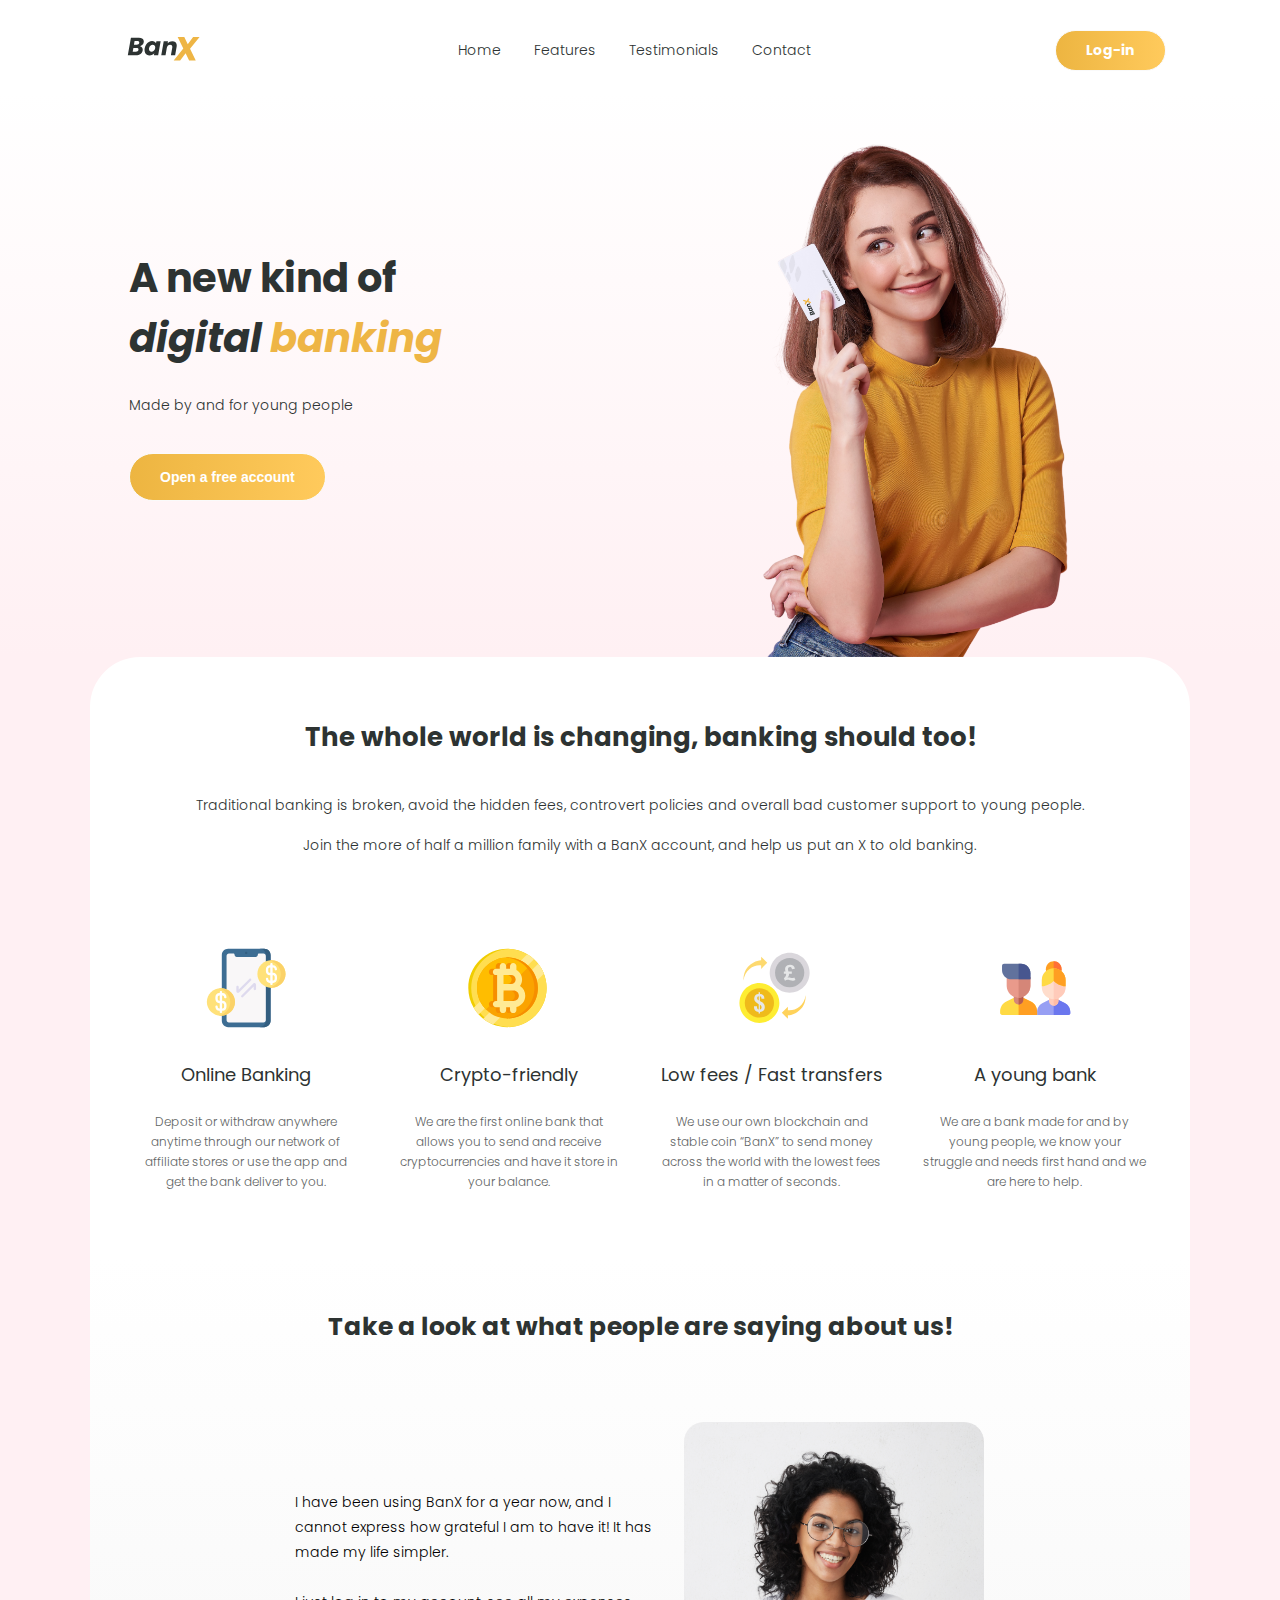
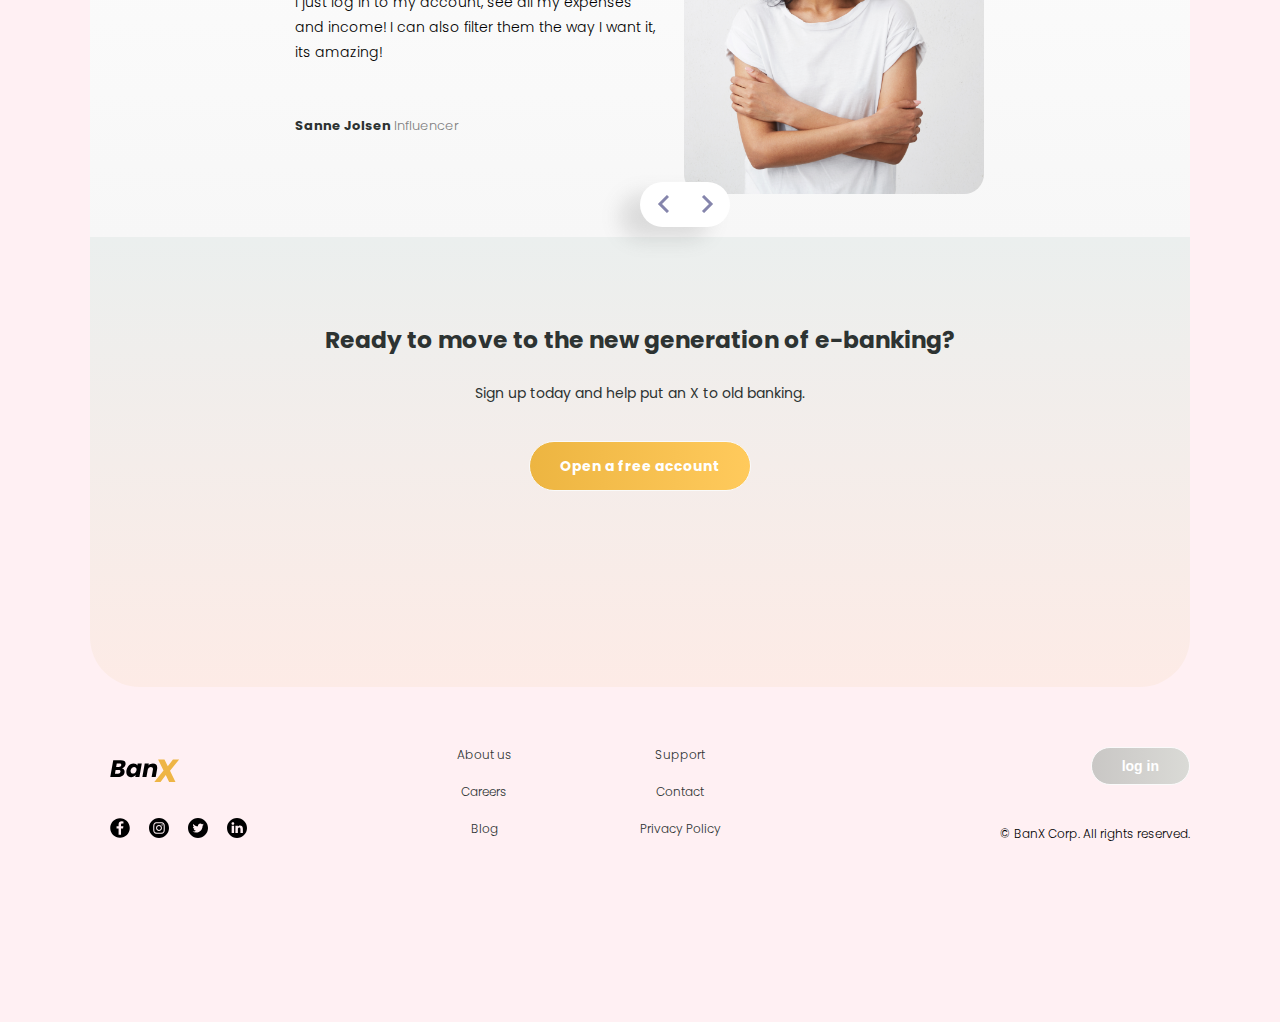
<file: index.html>
<!DOCTYPE html>
<html lang="en">

<head>
    <meta charset="UTF-8">
    <meta http-equiv="X-UA-Compatible" content="IE=edge">
    <meta name="viewport" content="width=device-width, initial-scale=1.0">
    <link rel="shortcut icon" type="image/png" href="/img/logohead.jpg" />


    <link rel="preconnect" href="https://fonts.gstatic.com">
    <link rel="preconnect" href="https://fonts.gstatic.com">
    <link href="https://fonts.googleapis.com/css2?family=Poppins:ital,wght@0,300;0,400;0,500;0,700;1,700&display=swap"
        rel="stylesheet">
    <link rel="stylesheet" href="/app/scss/style.css">
    <title>BanX</title>
</head>

<body>
    <header class="header">
        <div class="overlay contains-fade" id="overlay"></div>

        <nav class="container container--pall flex flex-jc-sb flex-ai-c">
            <a class="header__logo" href="/">
                <img src="/img/logo.svg" alt="NyBank logo"></a>
            <a class="header__toggle hide-for-desktop" id="hamburger" href="#">
                <span></span>
                <span></span>
                <span></span>
            </a>

            <div class="header__links hide-for-mobile">
                <a href="#home">Home</a>
                <a href="#features">Features</a>
                <a href="#testimonials">Testimonials</a>
                <a href="#footer">Contact</a>
            </div>

            <a href="/app.html" class="button hide-for-mobile">Log-in</a>
        </nav>
        <div class="header__menu contains-fade">
            <a href="#home">Home</a>
            <a href="#features">Features</a>
            <a href="#testimonials">Testimonials</a>
            <a href="#footer">Contact</a>
        </div>
    </header>

    <section class="hero" id="home">
        <div class="container">
            <div class="hero__content container--pall">
                <h1>A new kind of<Br> <span class="hero__content--text-one">digital</span> <span
                        class="hero__content--text-two">banking</span> </h1>
                <p>Made by and for young people</p>
                <button type="button" class="hero__cta">Open a free account</button>
            </div>
            <div class="hero__image container"></div>
        </div>

    </section>
    <section class="features" id="features">
        <div class="features__content container container--pall">
            <div class="features__intro">
                <h2>The whole world is changing, banking should too!</h2>
                <div class="features__intro--one">
                    <p>Traditional banking is broken, avoid the hidden fees, controvert policies and overall bad
                        customer
                        support to young people.
                    </p>
                </div>
                <div class="features__intro--two">
                    <p>
                        Join the more of half a million family with a BanX account, and help us put an X to old
                        banking.
                    </p>
                </div>
            </div>
            <div class="features__grid">

                <div class="features__item">
                    <div class="features__icon">
                        <img src="/img/bank.svg" alt="Online banking feature">
                    </div>
                    <div class="features__title">
                        Online Banking
                    </div>
                    <div class="features__description">
                        Deposit or withdraw anywhere anytime through our network of affiliate stores or use the app and
                        get the bank deliver to you.
                    </div>
                </div>

                <div class="features__item">
                    <div class="features__icon">
                        <img src="/img/bitcoin.svg" alt="Online banking feature">
                    </div>
                    <div class="features__title">
                        Crypto-friendly
                    </div>
                    <div class="features__description">
                        We are the first online bank that allows you to send and receive cryptocurrencies and have it
                        store in your balance.
                    </div>
                </div>

                <div class="features__item">
                    <div class="features__icon">
                        <img src="/img/moneyTransfer.svg" alt="Online banking feature">
                    </div>
                    <div class="features__title">
                        Low fees / Fast transfers
                    </div>
                    <div class="features__description">
                        We use our own blockchain and stable coin “BanX” to send money across the world with the lowest
                        fees in a matter of seconds.
                    </div>
                </div>

                <div class="features__item">
                    <div class="features__icon">
                        <img src="/img/us.svg" alt="Online banking feature">
                    </div>
                    <div class="features__title">
                        A young bank
                    </div>
                    <div class="features__description">
                        We are a bank made for and by young people, we know your struggle and needs first hand and we
                        are here to help.
                    </div>
                </div>

            </div>
        </div>

    </section>

    <section class="testimonials" id="testimonials">
        <div class="container bg">
            <h2 class="testimonials__title">Take a look at what people are saying about us!</h2>

            <div class="testimonials__container">

                <div class="testimonials__slider">
                    <div class="testimonials__slide slide-1">
                        <div class="slide__text">
                            <p class="text">I have been using BanX for a year now, and I cannot express how grateful I
                                am to have it! It has made my life simpler.<br><br> I just log in to my account, see all
                                my
                                expenses and income! I can also filter them the way I want it, its amazing!</p>
                            <p class="author"> Sanne Jolsen <span> Influencer</span></p>
                        </div>
                        <div class="slide__img">
                            <img src="/img/testimonial1.png" alt="girl">
                        </div>
                    </div>

                    <div class="testimonials__slide slide-2">
                        <div class="slide__text">
                            <p class="text">Where to start? BanX has helped me in ways I cannot describe! First of all
                                it's easy to use, then it's all the features!<br><br> I honestly don't see myself using
                                any other bank than Banx! It helps me and my job work seamlessly together.</p>
                            <p class="author"> Mikael Aetole<span> Freelancer</span></p>
                        </div>
                        <div class="slide__img">
                            <img src="/img/testimonial2.png" alt="girl">
                        </div>
                    </div>

                    <div class="testimonials__slide slide-3">
                        <div class="slide__text">
                            <p class="text">When we decided to get married, we knew we needed to have a shared account,
                                but opening one is so complicated!<br><br> We heard about Banx from a friend and we
                                couldn't be happier! It only took us a few minutes to open the account! amazing.</p>
                            <p class="author"> Henda Lorsen & Kristo Ponti <span> Married couple</span></p>
                        </div>
                        <div class="slide__img">
                            <img src="/img/testimonial3.png" alt="girl">
                        </div>
                    </div>
                    <div class="buttons">
                        <div class="next"></div>
                        <div class="prev"></div>
                    </div>
                </div>
            </div>
        </div>
    </section>

    <section class="cta">

        <div class="cta__container container">
            <div class="cta__title">
                <h3>
                    Ready to move to the new generation of e-banking?
                </h3>
                <p>
                    Sign up today and help put an X to old banking.
                </p>
            </div>
            <div class="cta__button ">
                <a href="#" type="button" class="button hero__cta">Open a free account</a>
            </div>
        </div>

    </section>

    <section class="modal">
        <div class="modal__container">
            <h3>Woops! Our sign-up list is full for now!</h3>
            <p class="text--1">Please try again later!</p>
            <p class="text--2">In case you have an account with us, follow this link to log-in!</p>
            <a href="/app.html" class="button">Log-in</a>
            <span class="modal__container--close">X</span>
        </div>
    </section>

    <footer class="footer" id="footer">
        <div class="container">
            <a class="footer__logo" href="#">
                <img src="/img/logoFooter.svg" alt="">
            </a>
            <div class="footer__social">
                <a href="#">
                    <img src="/img/facebook.svg" alt="Facebook">
                </a>

                <a href="#">
                    <img src="/img/instagram.svg" alt="instagram">
                </a>

                <a href="#">
                    <img src="/img/twitter.svg" alt="twitter">
                </a>

                <a href="#">
                    <img src="/img/linkedin.svg" alt="linkedin">
                </a>


            </div>

            <div class="footer__links one">
                <a href="#">About us</a>
                <a href="#">Careers</a>
                <a href="#">Blog</a>
            </div>

            <div class="footer__links two">
                <a href="#">Support</a>
                <a href="#">Contact</a>
                <a href="#">Privacy Policy</a>
            </div>

            <div class="footer__cta">
                <button>log in</button>
            </div>
            <div class="footer__copyright">
                &#169; BanX Corp. All rights reserved.
            </div>
        </div>
    </footer>
    <script src="/app/js/script.js"></script>
</body>

</html>
</file>
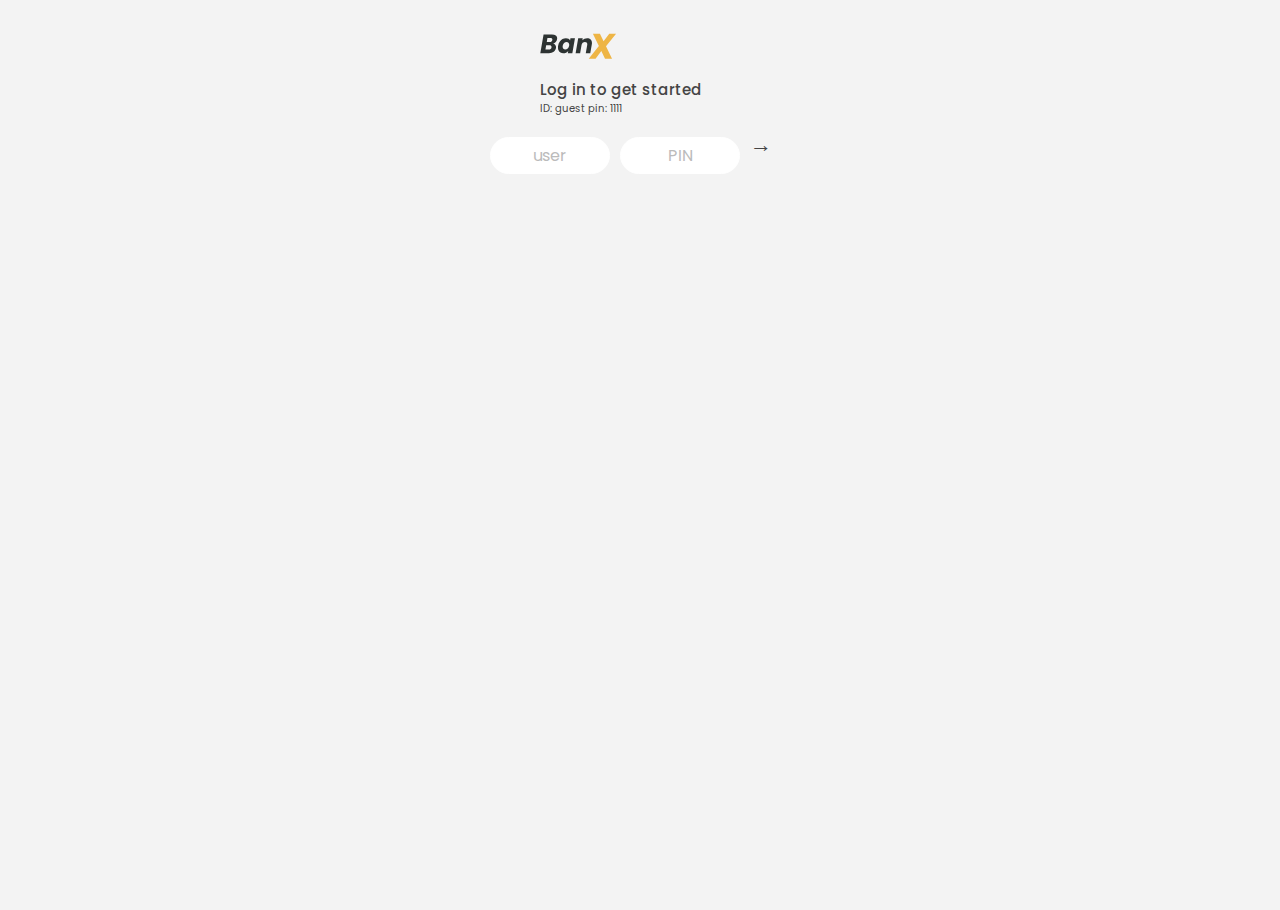
<file: app.html>
<!DOCTYPE html>
<html lang="en">

<head>
    <meta charset="UTF-8" />
    <meta name="viewport" content="width=device-width, initial-scale=1.0" />
    <meta http-equiv="X-UA-Compatible" content="ie=edge" />
    <link rel="shortcut icon" type="image/png" href="/img/logohead.jpg" />

    <link href="https://fonts.googleapis.com/css?family=Poppins:400,500,600&display=swap" rel="stylesheet" />

    <link rel="stylesheet" href="/ebanX/styles/style.css" />
    <title>BanX</title>
</head>

<body>
    <!-- Log-in Interface -->
    <nav>
        <a href="./index.html">
            <img src="/img/logo.svg" alt="Logo" class="logo" />
        </a>

        <p class="welcome">Log in to get started<br><p class="welcome__clue">ID: guest pin: 1111</p></p>
        <form class="login">
            <input type="text" placeholder="user" class="login__input login__input--user" />
            <!-- password -->
            <input type="text" placeholder="PIN" maxlength="4" class="login__input login__input--pin" />
            <button class="login__btn">&rarr;</button>
        </form>
    </nav>

    <main class="app">
        <!-- Balance-->
        <div class="balance">
            <div>
                <p class="balance__label">Current balance</p>
                <p class="balance__date">
                    As of <span class="date">14/02/2021</span>
                </p>
            </div>
            <p class="balance__value">0000 EUR</p>
        </div>

        <!-- Movements -->
        <div class="movements">
            <div class="movements__row">
                <div class="movements__type movements__type--deposit">2 deposit</div>
                <div class="movements__date">4 days ago</div>
                <div class="movements__value">1 000€</div>
            </div>
            <div class="movements__row">
                <div class="movements__type movements__type--withdrawal">
                    1 withdraw
                </div>
                <div class="movements__date">11/01/2021</div>
                <div class="movements__value">-250€</div>
            </div>
        </div>

        <!-- Summary -->
        <div class="summary">
            <p class="summary__label">In</p>
            <p class="summary__value summary__value--in">0000€</p>
            <p class="summary__label">Out</p>
            <p class="summary__value summary__value--out">0000€</p>
            <p class="summary__label">Interest</p>
            <p class="summary__value summary__value--interest">0000€</p>
            <button class="btn--sort">&downarrow; SORT</button>
        </div>


        <!-- Loans -->
        <div class="operation operation--loan">
            <h2>Request loan</h2>
            <form class="form form--loan">
                <input type="text" class="form__input form__input--loan-amount" />
                <button class="form__btn form__btn--loan">&rarr;</button>
                <label class="form__label form__label--loan">Amount</label>
            </form>
        </div>


        <!-- Transfers-->
        <div class="operation operation--transfer">
            <h2>Transfer money</h2>
            <form class="form form--transfer">
                <input type="text" class="form__input form__input--to" />
                <input type="text" class="form__input form__input--amount" />
                <button class="form__btn form__btn--transfer">&rarr;</button>
                <label class="form__label">Transfer to</label>
                <label class="form__label">Amount</label>
            </form>
        </div>



        <!-- close -->
        <div class="operation operation--close">
            <h2>Close account</h2>
            <form class="form form--close">
                <input type="text" class="form__input form__input--user" />
                <input type="password" maxlength="6" class="form__input form__input--pin" />
                <button class="form__btn form__btn--close">&rarr;</button>
                <label class="form__label">Confirm user</label>
                <label class="form__label">Confirm PIN</label>
            </form>
        </div>

        <!-- Log-out timer -->
        <p class="logout-timer">
            For security reasons, you will be logged out in <span class="timer">05:00</span>
        </p>
    </main>

    <script src="/ebanX/script.js"></script>
</body>

</html>
</file>
<file: app/scss/style.css>
@-webkit-keyframes fade-in {
  from {
    visibility: hidden;
    opacity: 0;
  }
  1% {
    visibility: visible;
    opacity: 0;
  }
  to {
    visibility: visible;
    opacity: 1;
  }
}

@keyframes fade-in {
  from {
    visibility: hidden;
    opacity: 0;
  }
  1% {
    visibility: visible;
    opacity: 0;
  }
  to {
    visibility: visible;
    opacity: 1;
  }
}

.contains-fade {
  visibility: hidden;
}

.fade-in {
  -webkit-animation: fade-in 250ms ease-in-out forwards;
          animation: fade-in 250ms ease-in-out forwards;
}

@-webkit-keyframes fade-out {
  from {
    visibility: visible;
    opacity: 1;
  }
  99% {
    visibility: visible;
    opacity: 0;
  }
  to {
    visibility: hidden;
    opacity: 0;
  }
}

@keyframes fade-out {
  from {
    visibility: visible;
    opacity: 1;
  }
  99% {
    visibility: visible;
    opacity: 0;
  }
  to {
    visibility: hidden;
    opacity: 0;
  }
}

.fade-out {
  -webkit-animation: fade-out 250ms ease-in-out forwards;
          animation: fade-out 250ms ease-in-out forwards;
}

html {
  font-size: 62.5%;
  -webkit-box-sizing: border-box;
          box-sizing: border-box;
  scroll-behavior: smooth;
}

*, *::before, *::after {
  -webkit-box-sizing: inherit;
          box-sizing: inherit;
}

header {
  position: -webkit-sticky;
  position: sticky;
}

body {
  background-color: #FFF0F3;
  margin: 0;
  padding: 0;
  font-family: 'Poppins', sans-serif;
  line-height: 1.3;
  color: #D7D6D6;
  font-weight: 300;
}

body.noScroll {
  overflow: hidden;
}

h1, h2, h3 {
  margin-top: 0;
  font-weight: bold;
  line-height: 1.5em;
  color: #2D3332;
}

h1 {
  font-size: 3rem;
  margin-bottom: 2.5rem;
}

@media (min-width: 64em) {
  h1 {
    font-size: 4rem;
  }
}

@media (min-width: 87.5em) {
  h1 {
    font-size: 5.4rem;
  }
}

h2 {
  font-size: 2.8rem;
  margin-bottom: 2.5rem;
}

@media (min-width: 64em) {
  h2 {
    font-size: 3rem;
    margin-bottom: 3.6rem;
  }
}

p {
  font-size: 1.4rem;
  line-height: 2.5rem;
  font-weight: regular;
  margin-bottom: 3.5rem;
  color: #2D3332;
}

@media (min-width: 87.5em) {
  p {
    font-size: 1.8rem;
  }
}

a, a:visited, a:hover {
  text-decoration: none;
}

.container {
  max-width: 110rem;
  margin: 0 auto;
}

@media (min-width: 87.5em) {
  .container {
    max-width: 140rem;
  }
}

.container--pall {
  padding-top: 3.6rem;
  padding-bottom: 3.6rem;
  padding-right: 2.4rem;
  padding-left: 2.4rem;
}

.container--py {
  padding-top: 3.6rem;
  padding-bottom: 3.6rem;
}

.container--px {
  padding-right: 2.4rem;
  padding-left: 2.4rem;
}

.container--pt {
  padding-top: 3.6rem;
}

.container--pr {
  padding-right: 2.4rem;
}

.container--pb {
  padding-bottom: 3.6rem;
}

.container--pl {
  padding-left: 2.4rem;
}

.flex {
  display: -webkit-box;
  display: -ms-flexbox;
  display: flex;
}

.flex-jc-sb {
  -webkit-box-pack: justify;
      -ms-flex-pack: justify;
          justify-content: space-between;
}

.flex-jc-c {
  -webkit-box-pack: center;
      -ms-flex-pack: center;
          justify-content: center;
}

.flex-ai-c {
  -webkit-box-align: center;
      -ms-flex-align: center;
          align-items: center;
}

button,
.button {
  display: inline-block;
  padding: 1rem 3rem;
  background: -webkit-gradient(linear, left top, right top, from(#EDB541), to(#FFCA5C));
  background: linear-gradient(90deg, #EDB541 0%, #FFCA5C 100%);
  border: 1px solid #FAFAFA;
  border-radius: 5rem;
  cursor: pointer;
  font-size: 1.4rem;
  color: #FFF;
  font-weight: bold;
  -webkit-transition: opacity 300ms ease-in-out;
  transition: opacity 300ms ease-in-out;
  outline: invert;
}

button.hero__cta,
.button.hero__cta {
  padding: 1.5rem 3rem;
}

button:hover,
.button:hover {
  opacity: 0.5;
}

@media (max-width: 63.9375em) {
  .hide-for-mobile {
    display: none;
  }
}

@media (min-width: 64em) {
  .hide-for-desktop {
    display: none;
  }
}

.header {
  position: -webkit-sticky;
  position: sticky;
  top: 0;
  z-index: 10;
  background-color: white;
}

.header.open .overlay {
  display: block;
}

.header.open .header__toggle > span:first-child {
  -webkit-transform: rotate(45deg);
          transform: rotate(45deg);
}

.header.open .header__toggle > span:nth-child(2) {
  opacity: 0;
}

.header.open .header__toggle > span:last-child {
  -webkit-transform: rotate(-45deg);
          transform: rotate(-45deg);
}

.header__menu {
  position: absolute;
  margin-top: 1.5rem;
  width: calc(100% - 5rem);
  left: 50%;
  -webkit-transform: translateX(-50%);
          transform: translateX(-50%);
  background: #FFF;
  padding: 2.5rem;
  border-radius: 1rem;
}

.header__menu a {
  display: block;
  text-align: center;
  color: #2D3332;
  font-size: 1.4rem;
  padding: 1rem;
}

.header .overlay {
  opacity: 0;
  position: fixed;
  height: 100vh;
  top: 0;
  right: 0;
  left: 0;
  right: 0;
  background-image: -webkit-gradient(linear, left top, left bottom, from(#FFE7B8), to(transparent));
  background-image: linear-gradient(#FFE7B8, transparent);
}

.header nav {
  position: relative;
  background-color: #FFF;
  padding-top: 2.4rem;
  padding-bottom: 1.5rem;
}

.header__logo img {
  width: 10rem;
  height: 5rem;
}

.header__toggle > span {
  display: block;
  width: 2.5rem;
  height: 0.2rem;
  background-color: #EEB545;
  -webkit-transition: all 300ms ease-in-out;
  transition: all 300ms ease-in-out;
  -webkit-transform-origin: 0.4rem 0.15rem;
          transform-origin: 0.4rem 0.15rem;
}

.header__toggle > span:not(:last-child) {
  margin-bottom: 0.4rem;
}

.header__links a {
  position: relative;
  font-size: 1.4rem;
  color: #2D3332;
  -webkit-transition: color 400ms ease-in-out;
  transition: color 400ms ease-in-out;
}

.header__links a:not(:last-child) {
  margin-right: 3rem;
}

.header__links a::before {
  content: " ";
  display: block;
  position: absolute;
  height: 0.3rem;
  left: 0;
  right: 0;
  bottom: -3rem;
  background: #EEB545;
  opacity: 0;
  -webkit-transition: opacity 400ms ease-in-out;
  transition: opacity 400ms ease-in-out;
}

.header__links a:hover {
  color: #EEB545;
}

.header__links a:hover::before {
  opacity: 1;
}

.hero {
  background: -webkit-gradient(linear, left top, left bottom, from(#FFFFFF), to(#FFF0F3));
  background: linear-gradient(180deg, #FFFFFF 0%, #FFF0F3 100%);
}

@media (min-width: 64em) {
  .hero .container {
    display: -webkit-box;
    display: -ms-flexbox;
    display: flex;
    -webkit-box-align: center;
        -ms-flex-align: center;
            align-items: center;
  }
}

.hero__image {
  position: relative;
  height: 40rem;
  background-size: cover;
  background-repeat: no-repeat;
  background-position: center center;
  margin-left: 8rem;
  margin-top: -1rem;
}

@media (min-width: 64em) {
  .hero__image {
    -webkit-box-flex: 2;
        -ms-flex: 2;
            flex: 2;
    height: 57.5rem;
  }
}

@media (min-width: 87.5em) {
  .hero__image {
    height: 91.4vh;
  }
}

.hero__image::after {
  content: "";
  position: absolute;
  width: 100%;
  height: 100%;
  margin-left: -2rem;
  background-image: url("/img/mainimg.png");
  background-repeat: no-repeat;
  background-position: center bottom;
  background-size: 85%;
}

@media (min-width: 64em) {
  .hero__image::after {
    min-height: 40rem;
    background-size: 55%;
    margin-left: 5rem;
  }
}

@media (min-width: 87.5em) {
  .hero__image::after {
    background-size: 60%;
    margin-left: 5rem;
  }
}

.hero__content {
  text-align: center;
}

@media (min-width: 64em) {
  .hero__content {
    -webkit-box-flex: 1;
        -ms-flex: 1;
            flex: 1;
    -webkit-box-align: center;
        -ms-flex-align: center;
            align-items: center;
    margin-left: 1.5rem;
    text-align: start;
  }
}

@media (min-width: 87.5em) {
  .hero__content {
    margin-left: 0;
  }
}

.hero__content--text-one {
  font-style: italic;
}

.hero__content--text-two {
  font-style: italic;
  color: #EEB545;
}

.features {
  border-radius: 3rem;
  text-align: center;
}

.features__content {
  background-color: white;
  border-radius: 5rem 5rem 0 0;
}

.features__intro {
  text-align: center;
  margin: 2.5rem;
}

@media (min-width: 64em) {
  .features__intro {
    text-align: center;
    margin-bottom: 6rem;
  }
}

.features__intro--two {
  margin-top: -2rem;
}

@media (max-width: 87.4375em) {
  .features__intro > h2 {
    font-size: 2.6rem;
  }
}

@media (min-width: 40em) {
  .features__grid {
    display: -webkit-box;
    display: -ms-flexbox;
    display: flex;
    -ms-flex-wrap: wrap;
        flex-wrap: wrap;
    margin-top: 7rem;
  }
}

.features__item {
  padding: 1rem;
  -webkit-box-align: center;
      -ms-flex-align: center;
          align-items: center;
  -webkit-box-pack: center;
      -ms-flex-pack: center;
          justify-content: center;
}

@media (min-width: 40em) {
  .features__item {
    -webkit-box-flex: 0;
        -ms-flex: 0 0 50%;
            flex: 0 0 50%;
  }
}

@media (min-width: 64em) {
  .features__item {
    -webkit-box-flex: 1;
        -ms-flex: 1;
            flex: 1;
  }
}

.features__icon {
  margin-bottom: 2rem;
}

@media (min-width: 64em) {
  .features__icon {
    margin-bottom: 2rem;
  }
}

.features__icon > img {
  max-width: 10rem;
  -webkit-transition: all 150ms ease-in-out;
  transition: all 150ms ease-in-out;
}

.features__icon > img:hover {
  -webkit-transform: scale(1.05);
          transform: scale(1.05);
}

.features__title {
  font-size: 2rem;
  font-weight: 400;
  line-height: 1.5em;
  color: #2D3332;
  margin-bottom: 1rem;
}

@media (min-width: 64em) {
  .features__title {
    font-size: 1.8rem;
    margin-bottom: 2.4rem;
  }
}

@media (min-width: 87.5em) {
  .features__title {
    font-weight: 500;
  }
}

.features__description {
  margin: 2rem;
  font-size: 1.4rem;
  line-height: 2rem;
  color: #5F6564;
}

@media (min-width: 40em) {
  .features__description {
    margin: 2rem 1rem;
  }
}

@media (min-width: 64em) {
  .features__description {
    font-size: 1.2rem;
  }
}

.testimonials {
  background-color: #FFF0F3;
}

.testimonials__title {
  padding-top: 5rem;
  text-align: center;
  font-size: 2.5rem;
  color: #2D3332;
}

.testimonials .bg {
  background: -webkit-gradient(linear, left top, left bottom, from(#FFFFFF), to(#F7F7F7));
  background: linear-gradient(180deg, #FFFFFF 0%, #F7F7F7 100%);
}

.testimonials__container {
  display: -webkit-box;
  display: -ms-flexbox;
  display: flex;
  -webkit-box-align: center;
      -ms-flex-align: center;
          align-items: center;
  -webkit-box-pack: center;
      -ms-flex-pack: center;
          justify-content: center;
  background-position: center bottom;
  background-size: 20%;
  background-repeat: no-repeat;
}

.testimonials__slider {
  display: block;
  height: 100%;
  width: 100%;
  max-width: 85rem;
  margin: 0 auto;
  position: relative;
}

.testimonials__slider .testimonials__slide {
  width: 100%;
  display: -webkit-box;
  display: -ms-flexbox;
  display: flex;
  -webkit-box-orient: vertical;
  -webkit-box-direction: normal;
      -ms-flex-direction: column;
          flex-direction: column;
  flex-direction: column-reverse;
  -webkit-box-pack: center;
      -ms-flex-pack: center;
          justify-content: center;
  -webkit-box-align: center;
      -ms-flex-align: center;
          align-items: center;
  text-align: center;
}

@media (min-width: 64em) {
  .testimonials__slider .testimonials__slide {
    -webkit-box-orient: horizontal;
    -webkit-box-direction: normal;
        -ms-flex-direction: row;
            flex-direction: row;
    text-align: left;
  }
}

.testimonials__slider .testimonials__slide .slide__img {
  width: 100%;
  height: 100%;
  margin: 0 auto;
  padding: 4rem;
}

@media (min-width: 64em) {
  .testimonials__slider .testimonials__slide .slide__img {
    margin-left: -10rem;
    z-index: 0;
  }
}

.testimonials__slider .testimonials__slide .slide__img img {
  height: 30rem;
  width: auto;
  border-radius: 2rem;
}

@media (min-width: 64em) {
  .testimonials__slider .testimonials__slide .slide__img img {
    width: 30rem;
    height: auto;
  }
}

.testimonials__slider .testimonials__slide .slide__text {
  padding-top: 3rem;
  display: -webkit-box;
  display: -ms-flexbox;
  display: flex;
  -webkit-box-pack: center;
      -ms-flex-pack: center;
          justify-content: center;
  -webkit-box-align: center;
      -ms-flex-align: center;
          align-items: center;
  -webkit-box-orient: vertical;
  -webkit-box-direction: normal;
      -ms-flex-direction: column;
          flex-direction: column;
}

@media (min-width: 40em) {
  .testimonials__slider .testimonials__slide .slide__text {
    background-position: 10% top;
    background-size: 10rem;
    -webkit-box-align: start;
        -ms-flex-align: start;
            align-items: flex-start;
    margin: 0 8rem;
  }
}

.testimonials__slider .testimonials__slide .slide__text .text {
  color: black;
}

.testimonials__slider .testimonials__slide .slide__text .author {
  font-size: small;
  font-weight: bold;
}

@media (min-width: 40em) {
  .testimonials__slider .testimonials__slide .slide__text .author {
    padding-left: 22rem;
  }
}

@media (min-width: 64em) {
  .testimonials__slider .testimonials__slide .slide__text .author {
    padding-left: 0rem;
  }
}

.testimonials__slider .testimonials__slide .slide__text .author span {
  font-weight: 300;
  color: grey;
}

.testimonials__slider .slide-2 {
  display: none;
}

.testimonials__slider .slide-3 {
  display: none;
}

.testimonials__slider .buttons {
  position: absolute;
  top: 31rem;
  left: 50%;
  -webkit-transform: translateX(-50%);
          transform: translateX(-50%);
  width: 9rem;
  height: 4.5rem;
  -webkit-box-shadow: -2rem 1.2rem 2rem 0rem rgba(112, 112, 112, 0.2);
          box-shadow: -2rem 1.2rem 2rem 0rem rgba(112, 112, 112, 0.2);
  border-radius: 5rem;
  background-color: white;
  overflow: hidden;
}

@media (min-width: 64em) {
  .testimonials__slider .buttons {
    top: 40rem;
    -webkit-transform: translate(0);
            transform: translate(0);
    left: calc(100%-40rem);
  }
}

.testimonials__slider .buttons .prev,
.testimonials__slider .buttons .next {
  display: inline-block;
  width: 50%;
  height: 100%;
  position: absolute;
  cursor: pointer;
}

.testimonials__slider .buttons .prev:hover,
.testimonials__slider .buttons .next:hover {
  background-color: whitesmoke;
}

.testimonials__slider .buttons .prev {
  left: 0;
}

.testimonials__slider .buttons .next {
  right: 0;
}

.testimonials__slider .buttons .next::after, .testimonials__slider .buttons .prev::after {
  content: ' ';
  position: absolute;
  height: 100%;
  width: 100%;
  background-repeat: no-repeat;
  background-position: center;
  background-size: auto;
}

.testimonials__slider .buttons .next::after {
  background-image: url(/img/next.svg);
}

.testimonials__slider .buttons .prev::after {
  background-image: url(/img/prev.svg);
}

.cta {
  text-align: center;
}

.cta__container {
  height: 50vh;
  border-radius: 0 0 5rem 5rem;
  background: -webkit-gradient(linear, left top, left bottom, from(#EBEFEE), to(#FDEBE6));
  background: linear-gradient(180deg, #EBEFEE 0%, #FDEBE6 100%);
}

@media (min-width: 40em) {
  .cta__container {
    height: 27vh;
  }
}

@media (min-width: 64em) {
  .cta__container {
    height: 50vh;
  }
}

.cta__title {
  padding-top: 5rem;
  font-size: 2rem;
  font-weight: 400;
  line-height: 1.5em;
  color: #2D3332;
  margin-bottom: 1rem;
}

@media (min-width: 64em) {
  .cta__title {
    padding-top: 8.5rem;
  }
}

.modal {
  position: fixed;
  width: 100%;
  height: 100vh;
  top: 0;
  left: 0;
  background-color: rgba(0, 0, 0, 0.5);
  display: -webkit-box;
  display: -ms-flexbox;
  display: flex;
  -webkit-box-pack: center;
      -ms-flex-pack: center;
          justify-content: center;
  -webkit-box-align: center;
      -ms-flex-align: center;
          align-items: center;
  visibility: hidden;
  opacity: 0;
  -webkit-transition: visibility 0s, opacity 0.5s;
  transition: visibility 0s, opacity 0.5s;
}

.modal__container {
  position: relative;
  background: -webkit-gradient(linear, left top, left bottom, from(#EBEFEE), to(#FDEBE6));
  background: linear-gradient(180deg, #EBEFEE 0%, #FDEBE6 100%);
  text-align: center;
  border-radius: 2rem;
  width: 50%;
  height: 35%;
  display: -webkit-box;
  display: -ms-flexbox;
  display: flex;
  -ms-flex-pack: distribute;
      justify-content: space-around;
  -webkit-box-align: center;
      -ms-flex-align: center;
          align-items: center;
  -webkit-box-orient: vertical;
  -webkit-box-direction: normal;
      -ms-flex-direction: column;
          flex-direction: column;
}

@media (max-width: 39.9375em) {
  .modal__container {
    width: 85%;
    height: 40%;
  }
}

.modal__container h3 {
  padding-top: 2rem;
  font-size: 1.8rem;
}

@media (max-width: 39.9375em) {
  .modal__container h3 {
    padding-top: 7rem;
    padding-left: 1rem;
    padding-right: 1rem;
  }
}

.modal__container .text--1 {
  margin-top: 1rem;
  color: black;
  font-weight: 400;
}

@media (max-width: 39.9375em) {
  .modal__container .text--1 {
    margin-top: 0rem;
  }
}

.modal__container .text--2 {
  margin-top: -3rem;
  font-size: 1.2rem;
  color: #272626;
}

@media (max-width: 39.9375em) {
  .modal__container .text--2 {
    margin-top: -3rem;
    padding-left: 2.5rem;
    padding-right: 2.5rem;
  }
}

.modal__container span {
  font-size: 1.4rem;
  color: black;
}

.modal__container .button {
  margin-bottom: 2.5rem;
}

@media (max-width: 39.9375em) {
  .modal__container .button {
    margin-bottom: 7rem;
  }
}

.modal__container--close {
  position: absolute;
  top: 1rem;
  right: 1rem;
  font-weight: bold;
  cursor: pointer;
  color: grey;
}

.modal--active {
  visibility: visible;
  opacity: 1;
}

.footer {
  margin-top: 2rem;
  color: black;
  padding: 4rem;
  text-align: center;
}

@media (min-width: 64em) {
  .footer {
    height: 35vh;
  }
}

@media (min-width: 40em) {
  .footer .container {
    display: -ms-grid;
    display: grid;
    -ms-grid-columns: 1fr 1fr;
        grid-template-columns: 1fr 1fr;
    -ms-grid-rows: auto;
        grid-template-rows: auto;
        grid-template-areas: "logo one" "social two" "cta copyright";
  }
}

@media (min-width: 64em) {
  .footer .container {
    display: -ms-grid;
    display: grid;
    -ms-grid-columns: 2fr 1fr 1fr 2fr;
        grid-template-columns: 2fr 1fr 1fr 2fr;
    -ms-grid-rows: 1fr auto;
        grid-template-rows: 1fr auto;
        grid-template-areas: "logo one two cta" "social one two copyright";
    justify-items: start;
  }
}

.footer__logo {
  display: inline-block;
}

@media (max-width: 63.9375em) {
  .footer__logo {
    grid-area: logo;
    margin-bottom: 3rem;
    -webkit-box-flex: 1;
        -ms-flex: 1;
            flex: 1;
  }
}

@media (min-width: 64em) {
  .footer__logo {
    margin-left: 2rem;
  }
}

@media (max-width: 63.9375em) {
  .footer__social {
    grid-area: social;
    margin-bottom: 3rem;
  }
}

@media (min-width: 40em) {
  .footer__social {
    margin-top: 2rem;
  }
}

@media (min-width: 64em) {
  .footer__social {
    grid-area: social;
    -ms-flex-item-align: end;
        -ms-grid-row-align: end;
        align-self: end;
    margin-left: 2rem;
  }
}

.footer__social a {
  display: inline-block;
}

.footer__social a:not(:last-child) {
  margin-right: 1.6rem;
}

.footer__social > a img {
  max-width: 2rem;
}

.footer__links {
  display: -webkit-box;
  display: -ms-flexbox;
  display: flex;
  -webkit-box-orient: vertical;
  -webkit-box-direction: normal;
      -ms-flex-direction: column;
          flex-direction: column;
  -webkit-box-align: center;
      -ms-flex-align: center;
          align-items: center;
  font-size: 1.4rem;
}

@media (min-width: 64em) {
  .footer__links {
    -webkit-box-pack: justify;
        -ms-flex-pack: justify;
            justify-content: space-between;
    -webkit-box-align: center;
        -ms-flex-align: center;
            align-items: center;
  }
}

@media (min-width: 40em) {
  .footer__links.one {
    grid-area: one;
  }
}

@media (max-width: 63.9375em) {
  .footer__links.two {
    margin-bottom: 3rem;
  }
}

@media (min-width: 40em) {
  .footer__links.two {
    grid-area: two;
  }
}

.footer__links a {
  font-size: 1.4rem;
  color: #2D3332;
  height: 3rem;
}

@media (max-width: 63.9375em) {
  .footer__links a {
    line-height: 2.5rem;
  }
}

@media (min-width: 64em) {
  .footer__links a {
    font-size: 1.2rem;
    height: 2rem;
  }
}

.footer__links a:hover {
  color: #EEB545;
}

.footer__cta button {
  background: -webkit-gradient(linear, left top, right top, from(#c9c7c5), to(#dadad6));
  background: linear-gradient(90deg, #c9c7c5 0%, #dadad6 100%);
}

@media (max-width: 63.9375em) {
  .footer__cta {
    grid-area: cta;
    margin-bottom: 3rem;
  }
}

@media (max-width: 63.9375em) {
  .footer__cta {
    grid-area: cta;
    margin-top: -1rem;
  }
}

@media (min-width: 64em) {
  .footer__cta {
    -ms-grid-column-align: end;
        justify-self: end;
  }
}

.footer__copyright {
  margin-top: 3rem;
  font-size: 1.4rem;
}

@media (min-width: 40em) {
  .footer__copyright {
    grid-area: copyright;
    margin-top: 1rem;
  }
}

@media (min-width: 64em) {
  .footer__copyright {
    -ms-flex-item-align: end;
        -ms-grid-row-align: end;
        align-self: end;
    -ms-grid-column-align: end;
        justify-self: end;
    font-size: 1.2rem;
  }
}
/*# sourceMappingURL=style.css.map */
</file>
<file: ebanX/styles/style.css>
html {
  font-size: 62.5%;
  -webkit-box-sizing: border-box;
          box-sizing: border-box;
}

* {
  margin: 0;
  padding: 0;
  -webkit-box-sizing: inherit;
          box-sizing: inherit;
}

body {
  font-family: "Poppins", sans-serif;
  color: #444;
  background-color: #f3f3f3;
  padding: 2rem;
}

body.noScroll {
  overflow: hidden;
}

h2 {
  margin-bottom: 1.5rem;
  font-size: 1.7rem;
  font-weight: 600;
  color: #333;
}

@media (max-width: 63.9375em) {
  .hide-for-mobile {
    display: none;
  }
}

@media (min-width: 64em) {
  .hide-for-desktop {
    display: none;
  }
}

nav {
  display: block;
  margin-left: 45rem;
  margin-right: 2rem;
  -webkit-box-align: center;
      -ms-flex-align: center;
          align-items: center;
  padding: 0 2rem;
}

@media (max-width: 39.9375em) {
  nav {
    display: block;
    margin-left: 0;
    margin-right: 0;
  }
}

@media (max-width: 63.9375em) {
  nav {
    -webkit-box-pack: justify;
        -ms-flex-pack: justify;
            justify-content: space-between;
  }
}

@media (min-width: 87.5em) {
  nav {
    -ms-flex-pack: distribute;
        justify-content: space-around;
    margin-left: 30rem;
    margin-right: 30rem;
  }
}

nav .welcome {
  margin-left: 5rem;
  font-size: 1.5rem;
  font-weight: 500;
}

nav .welcome__clue {
  margin-left: 5rem;
}

nav .logo {
  margin-left: 5rem;
  height: 5.25rem;
}

nav .login {
  display: -webkit-box;
  display: -ms-flexbox;
  display: flex;
}

nav .login__input {
  margin-top: 2rem;
  border: none;
  padding: 0.5rem 2rem;
  font-size: 1.6rem;
  font-family: inherit;
  text-align: center;
  width: 12rem;
  border-radius: 10rem;
  margin-right: 1rem;
  color: inherit;
  border: 1px solid #fff;
  -webkit-transition: all 0.3s;
  transition: all 0.3s;
}

nav .login__input:focus {
  outline: none;
  border: 1px solid #ccc;
}

nav .login__input::-webkit-input-placeholder {
  color: #bbb;
}

nav .login__input:-ms-input-placeholder {
  color: #bbb;
}

nav .login__input::-ms-input-placeholder {
  color: #bbb;
}

nav .login__input::placeholder {
  color: #bbb;
}

nav .login__btn {
  border: none;
  background: none;
  font-size: 2.2rem;
  color: inherit;
  cursor: pointer;
  -webkit-transition: all 0.3s;
  transition: all 0.3s;
}

nav .login.__btn:hover, nav .login.__btn:focus,
nav .login .btn--sort:hover,
nav .login .btn--sort:focus {
  outline: none;
  color: #777;
}

.app {
  position: relative;
  max-width: 100rem;
  margin: 4rem auto;
  display: -ms-grid;
  display: grid;
  -ms-grid-columns: 4fr 3fr;
      grid-template-columns: 4fr 3fr;
  -ms-grid-rows: auto (15rem)[3] auto;
      grid-template-rows: auto repeat(3, 15rem) auto;
  gap: 2rem;
  /* This creates the fade in/out animation */
  opacity: 0;
  -webkit-transition: all 1s;
  transition: all 1s;
}

@media (max-width: 39.9375em) {
  .app {
    display: block;
  }
}

.app .balance {
  -ms-grid-column: 1;
  -ms-grid-column-span: 2;
  grid-column: 1 / span 2;
  display: -webkit-box;
  display: -ms-flexbox;
  display: flex;
  -webkit-box-align: end;
      -ms-flex-align: end;
          align-items: flex-end;
  -webkit-box-pack: justify;
      -ms-flex-pack: justify;
          justify-content: space-between;
  margin-bottom: 2rem;
}

.app .balance__label {
  font-size: 2rem;
  font-weight: 500;
  margin-bottom: -0.2rem;
}

@media (max-width: 39.9375em) {
  .app .balance__label {
    margin-left: 1.5rem;
    font-size: 1.6rem;
  }
}

@media (max-width: 63.9375em) {
  .app .balance__label {
    margin-left: 2rem;
  }
}

.app .balance__date {
  font-size: 1.4rem;
  color: #bbb8b8;
}

@media (max-width: 39.9375em) {
  .app .balance__date {
    margin-left: 1.5rem;
  }
}

@media (max-width: 63.9375em) {
  .app .balance__date {
    margin-left: 2rem;
  }
}

.app .balance__value {
  font-size: 2.5rem;
  font-weight: 400;
}

@media (max-width: 39.9375em) {
  .app .balance__value {
    margin-bottom: 1rem;
    margin-right: 1.5rem;
    font-size: 2rem;
  }
}

@media (max-width: 63.9375em) {
  .app .balance__value {
    margin-right: 1.5rem;
  }
}

.app .movements {
  -ms-grid-row: 2;
  -ms-grid-row-span: 3;
  grid-row: 2 / span 3;
  background-color: #fff;
  border-radius: 1rem;
  overflow: scroll;
}

.app .movements__row {
  padding: 2.25rem 4rem;
  display: -webkit-box;
  display: -ms-flexbox;
  display: flex;
  -webkit-box-align: center;
      -ms-flex-align: center;
          align-items: center;
  border-bottom: 1px solid #eee;
}

@media (max-width: 39.9375em) {
  .app .movements__row {
    padding: 2.25rem 3rem;
  }
}

.app .movements__row .movements__type {
  font-size: 1.1rem;
  text-transform: uppercase;
  font-weight: 500;
  color: #fff;
  padding: 0.1rem 1rem;
  border-radius: 10rem;
  margin-right: 2rem;
}

.app .movements__row .movements__type--deposit {
  background-image: -webkit-gradient(linear, left top, right top, from(#7EAFCB), to(#82CDE1));
  background-image: linear-gradient(90deg, #7EAFCB 0%, #82CDE1 100%);
}

.app .movements__row .movements__type--withdrawal {
  background-image: -webkit-gradient(linear, left top, right top, from(#E8C06D), to(#F2C25D));
  background-image: linear-gradient(90deg, #E8C06D 0%, #F2C25D 100%);
}

.app .movements__row .movements__date {
  font-size: 1.1rem;
  text-transform: uppercase;
  font-weight: 500;
  color: #424746;
}

.app .movements__row .movements__value {
  font-size: 1.5rem;
  margin-left: auto;
}

.app .summary {
  -ms-grid-row: 5;
  -ms-grid-row-span: 1;
  grid-row: 5 / 6;
  display: -webkit-box;
  display: -ms-flexbox;
  display: flex;
  -webkit-box-align: baseline;
      -ms-flex-align: baseline;
          align-items: baseline;
  padding: 0 0.3rem;
  margin-top: 1rem;
}

@media (max-width: 39.9375em) {
  .app .summary {
    margin-right: 1rem;
  }
}

@media (max-width: 63.9375em) {
  .app .summary {
    margin-top: 2rem;
    margin-right: 2rem;
  }
}

.app .summary__label {
  font-size: 1rem;
  font-weight: 500;
  text-transform: uppercase;
  margin-right: 0.8rem;
}

@media (min-width: 64em) {
  .app .summary__label {
    font-size: 1.2rem;
  }
}

.app .summary__value {
  font-size: 1rem;
  margin-right: 2.5rem;
}

@media (min-width: 64em) {
  .app .summary__value {
    font-size: 1.2rem;
  }
}

.app .summary__value--in, .app .summary__value--interest {
  font-size: 1rem;
  color: #424746;
}

@media (min-width: 64em) {
  .app .summary__value--in, .app .summary__value--interest {
    font-size: 1.2rem;
  }
}

.app .summary__value--out {
  color: #bf5b54;
}

.app .summary .btn--sort {
  margin-left: auto;
  border: none;
  background: none;
  font-size: 1rem;
  font-weight: 500;
  cursor: pointer;
}

.app .operation {
  border-radius: 1rem;
  padding: 3rem 4rem;
  color: #424746;
}

@media (max-width: 39.9375em) {
  .app .operation {
    margin-top: 2rem;
  }
}

.app .operation--transfer {
  background-image: -webkit-gradient(linear, left top, right top, from(#EDB541), to(#FFDC94));
  background-image: linear-gradient(90deg, #EDB541 0%, #FFDC94 100%);
}

.app .operation--transfer .form {
  display: -ms-grid;
  display: grid;
  -ms-grid-columns: 2.5fr 2.5fr 1fr;
      grid-template-columns: 2.5fr 2.5fr 1fr;
  -ms-grid-rows: auto auto;
      grid-template-rows: auto auto;
  gap: 0.4rem 1rem;
}

.app .operation--transfer .form__input {
  width: 100%;
  border: none;
  background-color: rgba(255, 255, 255, 0.4);
  font-family: inherit;
  font-size: 1.5rem;
  text-align: center;
  color: #424746;
  padding: 0.3rem 1rem;
  border-radius: 0.7rem;
  -webkit-transition: all 0.3s;
  transition: all 0.3s;
}

.app .operation--transfer .form__input input[type="number"]::-webkit-outer-spin-button,
.app .operation--transfer .form__input input[type="number"]::-webkit-inner-spin-button {
  -webkit-appearance: none;
  margin: 0;
}

.app .operation--transfer .form__input input[type="number"] {
  -moz-appearance: textfield;
}

.app .operation--transfer .form__label {
  font-size: 1.3rem;
  text-align: center;
}

.app .operation--transfer .form__btn {
  border: none;
  border-radius: 0.7rem;
  font-size: 1.8rem;
  background-color: #fff;
  cursor: pointer;
  -webkit-transition: all 0.3s;
  transition: all 0.3s;
}

.app .operation--transfer .form__btn:focus {
  outline: none;
  background-color: rgba(255, 255, 255, 0.8);
}

.app .operation--transfer .form__input:focus {
  outline: none;
  background-color: rgba(255, 255, 255, 0.6);
}

.app .operation--loan {
  background-image: -webkit-gradient(linear, left top, right top, from(#4B89AC), to(#ACE6F6));
  background-image: linear-gradient(90deg, #4B89AC 0%, #ACE6F6 100%);
}

.app .operation--loan .form {
  display: -ms-grid;
  display: grid;
  -ms-grid-columns: 2.5fr 2.5fr 1fr;
      grid-template-columns: 2.5fr 2.5fr 1fr;
  -ms-grid-rows: auto auto;
      grid-template-rows: auto auto;
  gap: 0.4rem 1rem;
}

.app .operation--loan .form__input {
  width: 100%;
  border: none;
  background-color: rgba(255, 255, 255, 0.4);
  font-family: inherit;
  font-size: 1.5rem;
  text-align: center;
  color: #424746;
  padding: 0.3rem 1rem;
  border-radius: 0.7rem;
  -webkit-transition: all 0.3s;
  transition: all 0.3s;
}

.app .operation--loan .form__label {
  font-size: 1.3rem;
  text-align: center;
}

.app .operation--loan .form__btn {
  border: none;
  border-radius: 0.7rem;
  font-size: 1.8rem;
  background-color: #fff;
  cursor: pointer;
  -webkit-transition: all 0.3s;
  transition: all 0.3s;
}

.app .operation--loan .form__btn:focus {
  outline: none;
  background-color: rgba(255, 255, 255, 0.8);
}

.app .operation--loan .form__input:focus {
  outline: none;
  background-color: rgba(255, 255, 255, 0.6);
}

.app .operation--loan .form--loan {
  -ms-grid-columns: 2.5fr 1fr 2.5fr;
      grid-template-columns: 2.5fr 1fr 2.5fr;
}

.app .operation--loan .form__label--loan {
  -ms-grid-row: 2;
  grid-row: 2;
}

.app .operation--close {
  background-image: -webkit-gradient(linear, left top, right top, from(#BF5B54), to(#FE5F55));
  background-image: linear-gradient(90deg, #BF5B54 0%, #FE5F55 100%);
}

.app .operation--close .form {
  display: -ms-grid;
  display: grid;
  -ms-grid-columns: 2.5fr 2.5fr 1fr;
      grid-template-columns: 2.5fr 2.5fr 1fr;
  -ms-grid-rows: auto auto;
      grid-template-rows: auto auto;
  gap: 0.4rem 1rem;
}

.app .operation--close .form__input {
  width: 100%;
  border: none;
  background-color: rgba(255, 255, 255, 0.4);
  font-family: inherit;
  font-size: 1.5rem;
  text-align: center;
  color: #424746;
  padding: 0.3rem 1rem;
  border-radius: 0.7rem;
  -webkit-transition: all 0.3s;
  transition: all 0.3s;
}

.app .operation--close .form__label {
  font-size: 1.3rem;
  text-align: center;
}

.app .operation--close .form__btn {
  border: none;
  border-radius: 0.7rem;
  font-size: 1.8rem;
  background-color: #fff;
  cursor: pointer;
  -webkit-transition: all 0.3s;
  transition: all 0.3s;
}

.app .operation--close .form__btn:focus {
  outline: none;
  background-color: rgba(255, 255, 255, 0.8);
}

.app .operation--close .form__input:focus {
  outline: none;
  background-color: rgba(255, 255, 255, 0.6);
}

.app .logout-timer {
  padding: 0 0.3rem;
  margin-top: 1.9rem;
  text-align: right;
  font-size: 1.25rem;
}

.app .timer {
  font-weight: 600;
}
/*# sourceMappingURL=style.css.map */
</file>
